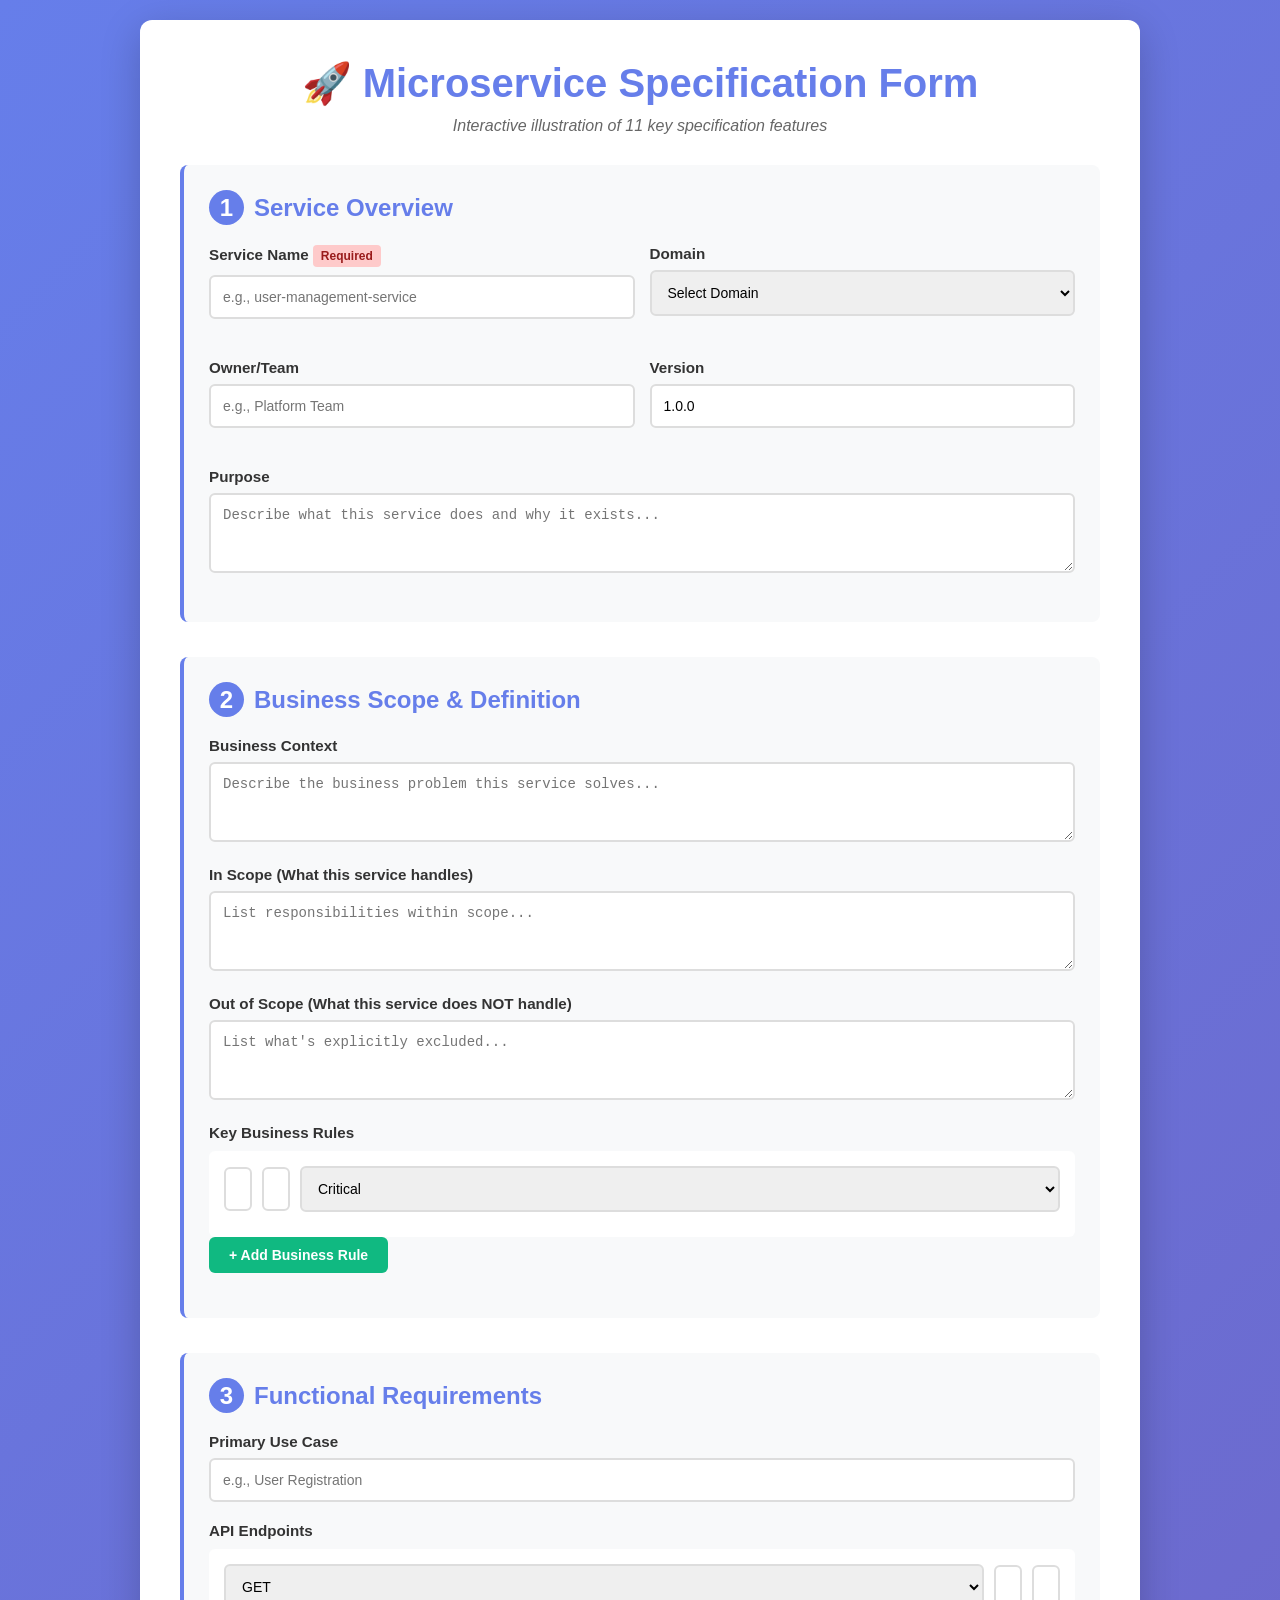
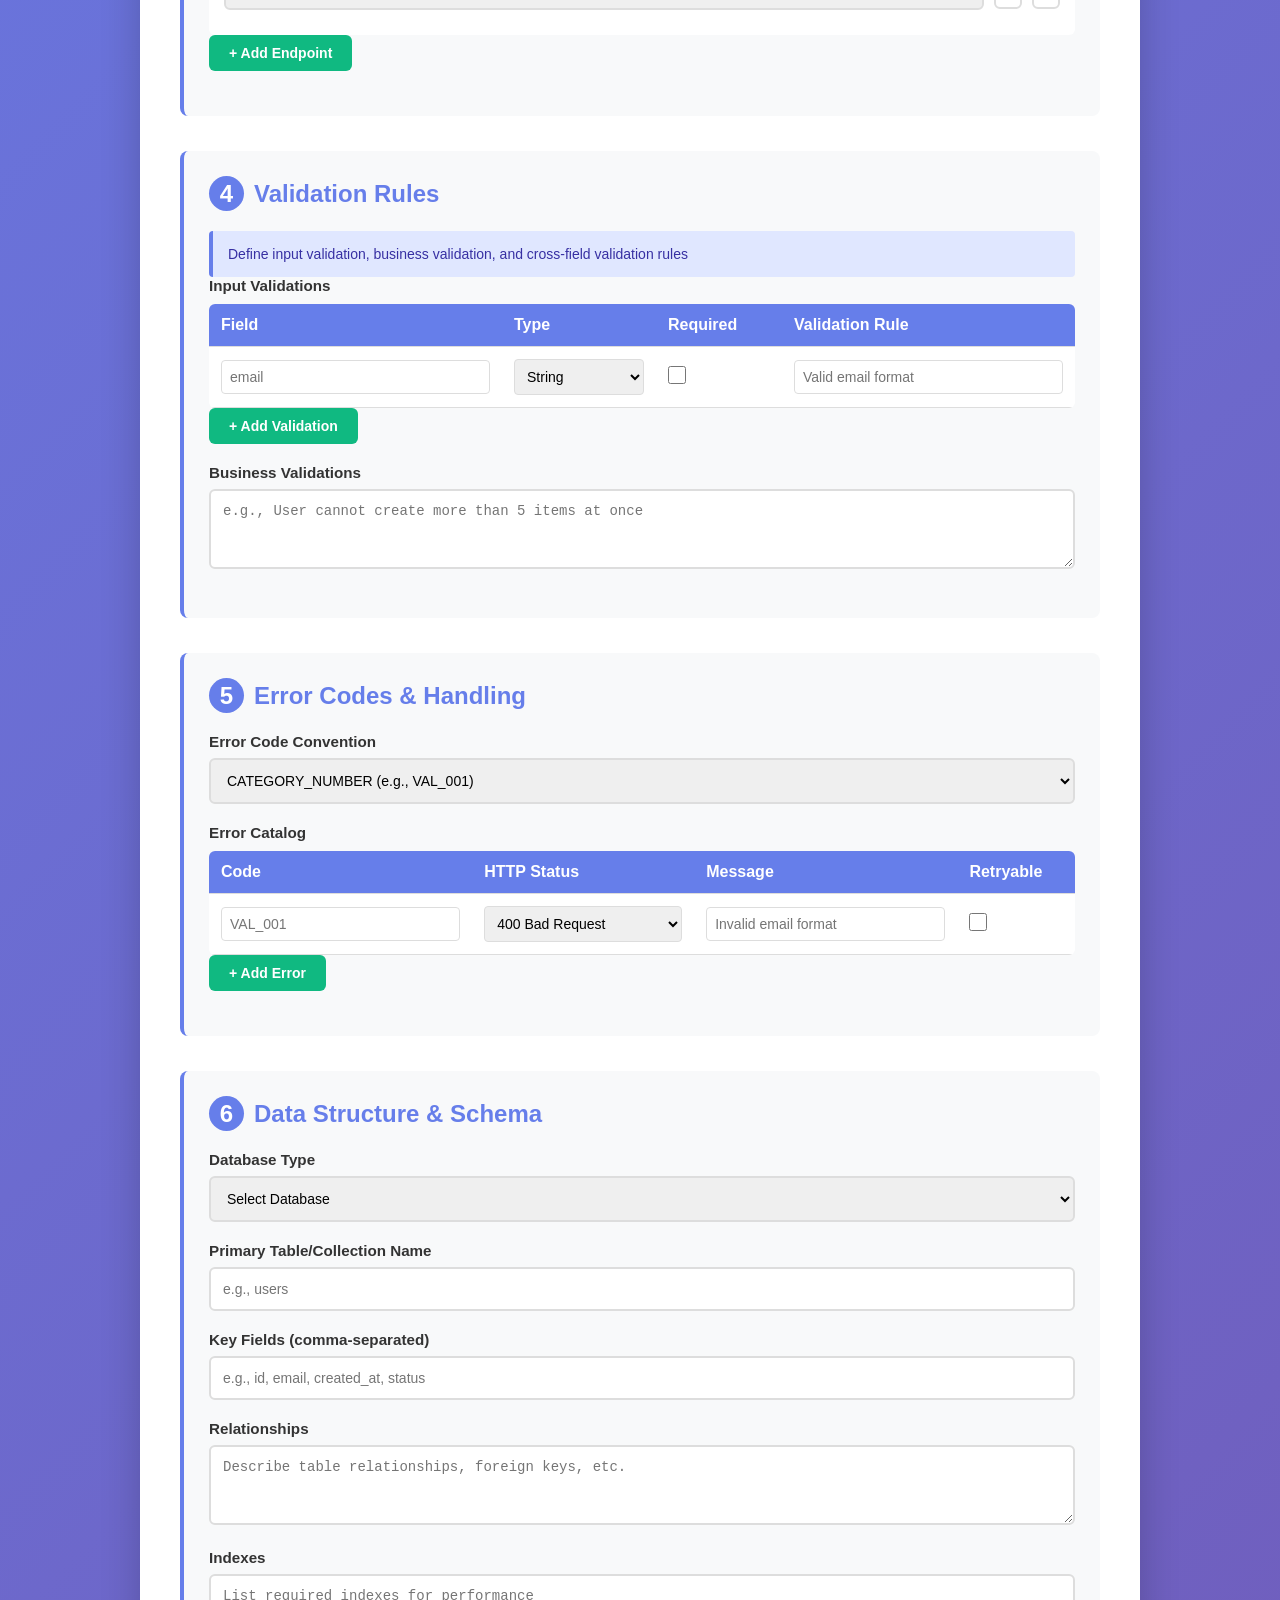
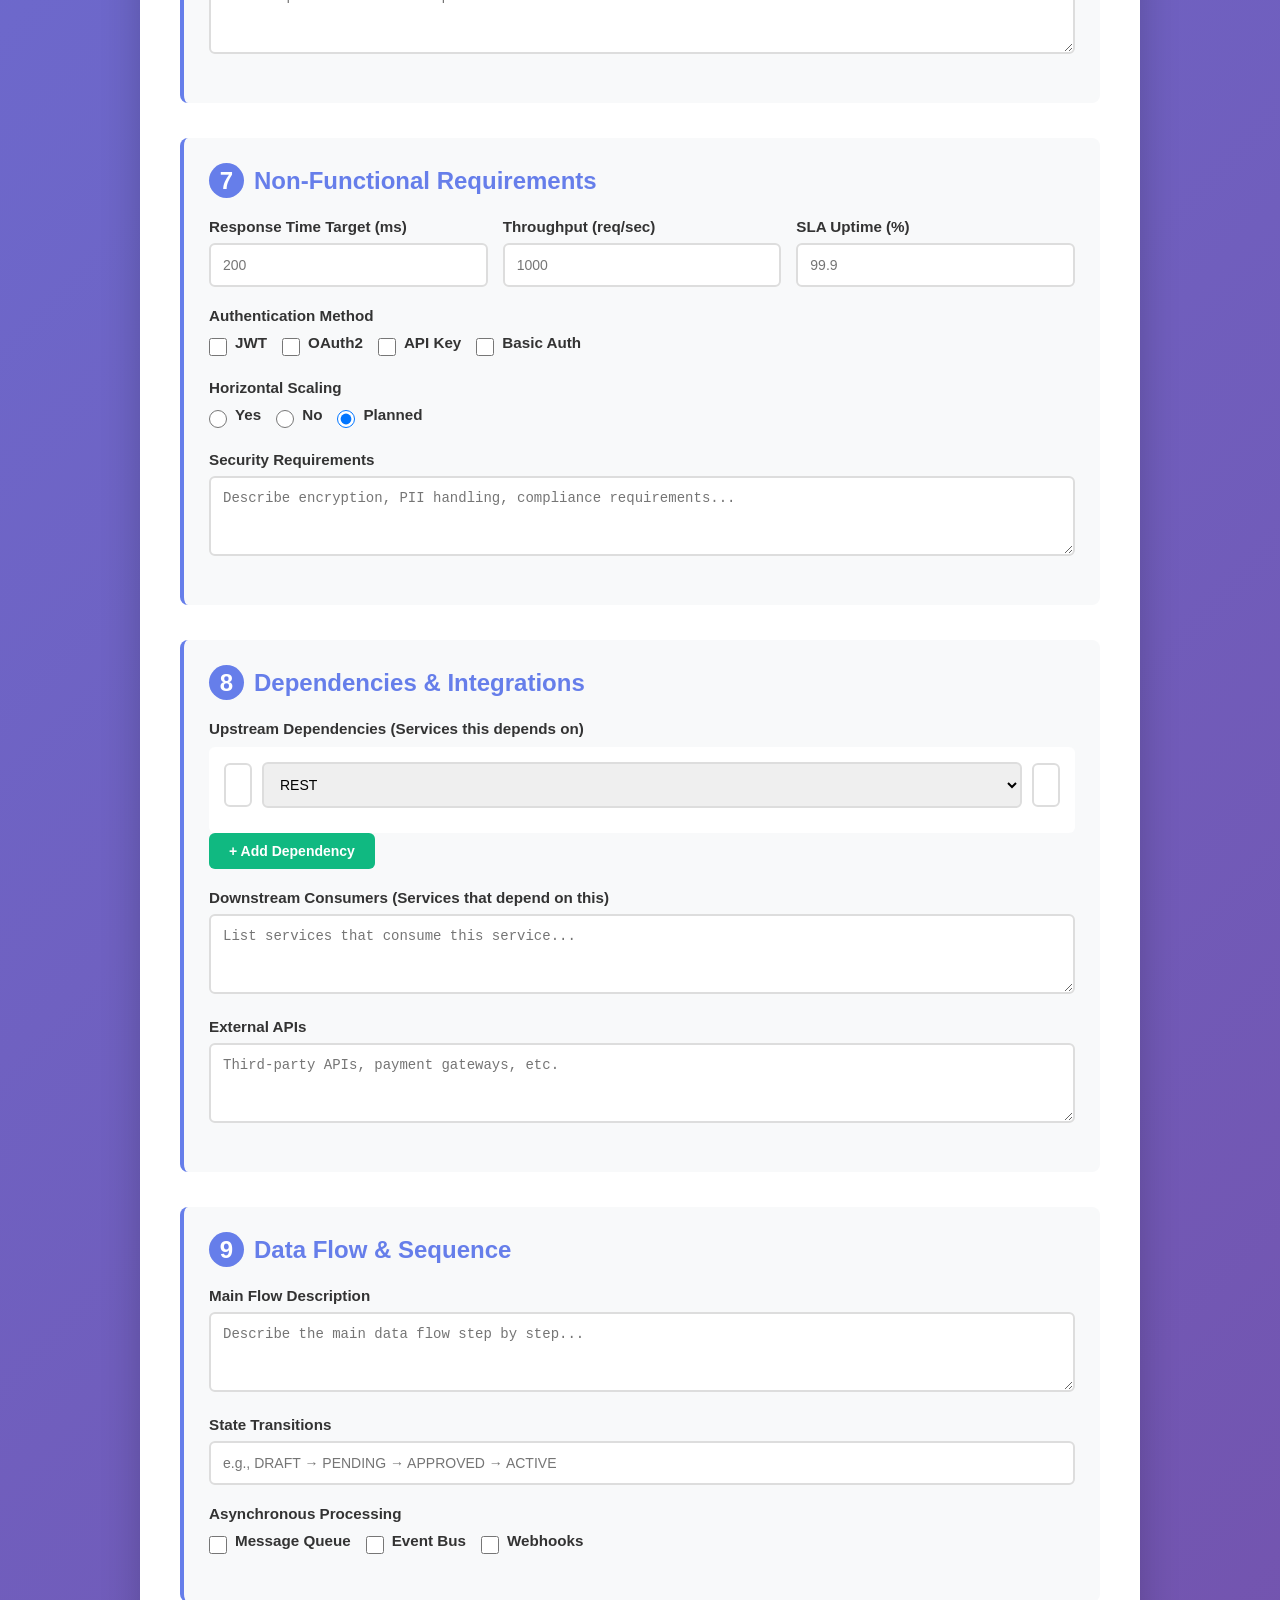
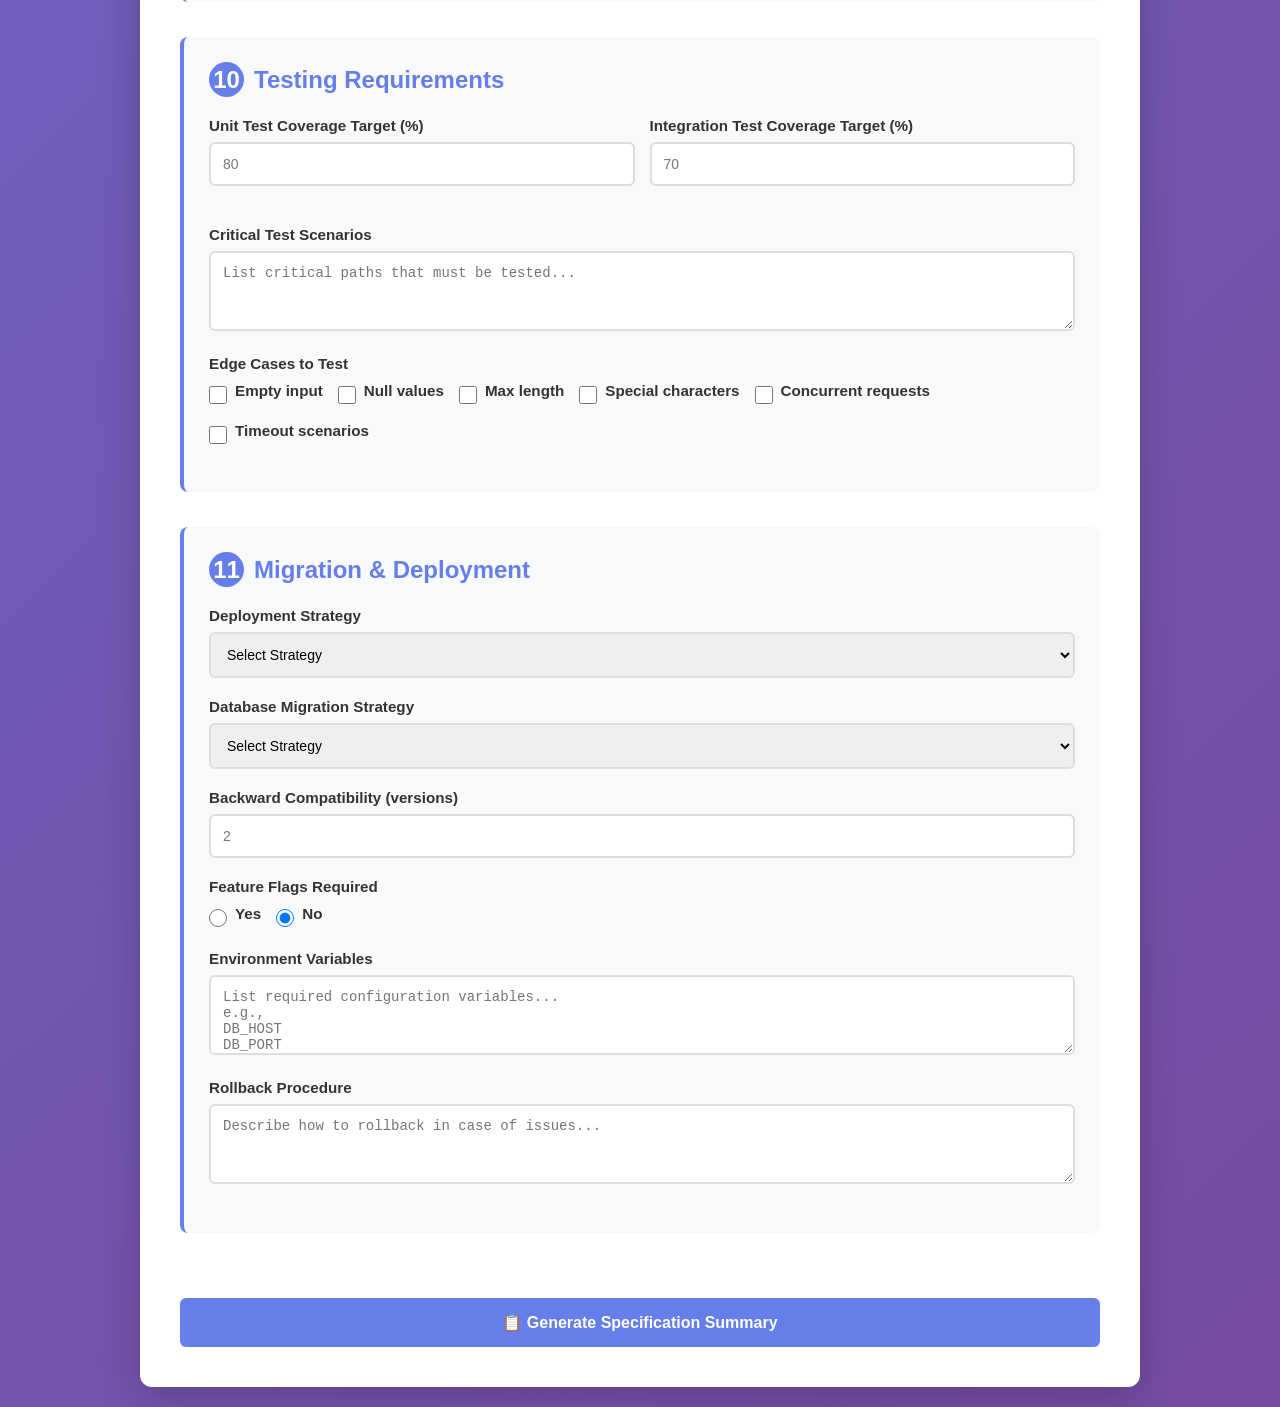
<file: project/microservice-spec-form.html>
<!DOCTYPE html>
<html lang="en">
<head>
    <meta charset="UTF-8">
    <meta name="viewport" content="width=device-width, initial-scale=1.0">
    <title>Microservice Specification Form</title>
    <style>
        * {
            margin: 0;
            padding: 0;
            box-sizing: border-box;
        }

        body {
            font-family: 'Segoe UI', Tahoma, Geneva, Verdana, sans-serif;
            background: linear-gradient(135deg, #667eea 0%, #764ba2 100%);
            padding: 20px;
            min-height: 100vh;
        }

        .container {
            max-width: 1000px;
            margin: 0 auto;
            background: white;
            border-radius: 12px;
            box-shadow: 0 10px 40px rgba(0,0,0,0.2);
            padding: 40px;
        }

        h1 {
            color: #667eea;
            text-align: center;
            margin-bottom: 10px;
            font-size: 2.5em;
        }

        .subtitle {
            text-align: center;
            color: #666;
            margin-bottom: 30px;
            font-style: italic;
        }

        .section {
            margin-bottom: 35px;
            padding: 25px;
            background: #f8f9fa;
            border-radius: 8px;
            border-left: 4px solid #667eea;
        }

        .section-title {
            color: #667eea;
            margin-bottom: 20px;
            font-size: 1.5em;
            display: flex;
            align-items: center;
            gap: 10px;
        }

        .section-number {
            background: #667eea;
            color: white;
            width: 35px;
            height: 35px;
            border-radius: 50%;
            display: flex;
            align-items: center;
            justify-content: center;
            font-weight: bold;
        }

        .form-group {
            margin-bottom: 20px;
        }

        .form-row {
            display: grid;
            grid-template-columns: 1fr 1fr;
            gap: 15px;
            margin-bottom: 20px;
        }

        label {
            display: block;
            margin-bottom: 8px;
            color: #333;
            font-weight: 600;
            font-size: 0.95em;
        }

        input[type="text"],
        input[type="email"],
        input[type="number"],
        input[type="url"],
        select,
        textarea {
            width: 100%;
            padding: 12px;
            border: 2px solid #ddd;
            border-radius: 6px;
            font-size: 14px;
            transition: all 0.3s;
        }

        input:focus,
        select:focus,
        textarea:focus {
            outline: none;
            border-color: #667eea;
            box-shadow: 0 0 0 3px rgba(102, 126, 234, 0.1);
        }

        textarea {
            resize: vertical;
            min-height: 80px;
        }

        .checkbox-group {
            display: flex;
            flex-wrap: wrap;
            gap: 15px;
            margin-top: 10px;
        }

        .checkbox-item {
            display: flex;
            align-items: center;
            gap: 8px;
        }

        input[type="checkbox"],
        input[type="radio"] {
            width: 18px;
            height: 18px;
            cursor: pointer;
        }

        .dynamic-list {
            background: white;
            padding: 15px;
            border-radius: 6px;
            margin-top: 10px;
        }

        .list-item {
            display: flex;
            gap: 10px;
            margin-bottom: 10px;
            align-items: center;
        }

        .list-item input {
            flex: 1;
        }

        .btn {
            padding: 10px 20px;
            border: none;
            border-radius: 6px;
            cursor: pointer;
            font-size: 14px;
            transition: all 0.3s;
            font-weight: 600;
        }

        .btn-add {
            background: #10b981;
            color: white;
        }

        .btn-add:hover {
            background: #059669;
        }

        .btn-remove {
            background: #ef4444;
            color: white;
            padding: 8px 12px;
        }

        .btn-remove:hover {
            background: #dc2626;
        }

        .btn-submit {
            background: #667eea;
            color: white;
            width: 100%;
            padding: 15px;
            font-size: 16px;
            margin-top: 30px;
        }

        .btn-submit:hover {
            background: #5568d3;
            transform: translateY(-2px);
            box-shadow: 0 5px 15px rgba(102, 126, 234, 0.3);
        }

        .error-table {
            width: 100%;
            border-collapse: collapse;
            margin-top: 10px;
            background: white;
            border-radius: 6px;
            overflow: hidden;
        }

        .error-table th,
        .error-table td {
            padding: 12px;
            text-align: left;
            border-bottom: 1px solid #ddd;
        }

        .error-table th {
            background: #667eea;
            color: white;
            font-weight: 600;
        }

        .error-table input,
        .error-table select {
            padding: 8px;
            border: 1px solid #ddd;
            border-radius: 4px;
        }

        .badge {
            display: inline-block;
            padding: 4px 8px;
            border-radius: 4px;
            font-size: 12px;
            font-weight: 600;
            margin-right: 5px;
        }

        .badge-required {
            background: #fecaca;
            color: #991b1b;
        }

        .badge-optional {
            background: #d1fae5;
            color: #065f46;
        }

        .info-box {
            background: #e0e7ff;
            border-left: 4px solid #667eea;
            padding: 15px;
            margin-top: 10px;
            border-radius: 4px;
            font-size: 14px;
            color: #3730a3;
        }

        .grid-3 {
            display: grid;
            grid-template-columns: repeat(3, 1fr);
            gap: 15px;
        }

        @media (max-width: 768px) {
            .form-row,
            .grid-3 {
                grid-template-columns: 1fr;
            }

            .container {
                padding: 20px;
            }

            h1 {
                font-size: 1.8em;
            }
        }
    </style>
</head>
<body>
    <div class="container">
        <h1>🚀 Microservice Specification Form</h1>
        <p class="subtitle">Interactive illustration of 11 key specification features</p>

        <form id="microserviceForm">
            
            <!-- 1. Service Overview -->
            <div class="section">
                <h2 class="section-title">
                    <span class="section-number">1</span>
                    Service Overview
                </h2>
                <div class="form-row">
                    <div class="form-group">
                        <label>Service Name <span class="badge badge-required">Required</span></label>
                        <input type="text" name="serviceName" placeholder="e.g., user-management-service" required>
                    </div>
                    <div class="form-group">
                        <label>Domain</label>
                        <select name="domain">
                            <option value="">Select Domain</option>
                            <option value="auth">Authentication & Authorization</option>
                            <option value="payment">Payment & Billing</option>
                            <option value="user">User Management</option>
                            <option value="order">Order Management</option>
                            <option value="inventory">Inventory</option>
                            <option value="notification">Notification</option>
                            <option value="analytics">Analytics</option>
                        </select>
                    </div>
                </div>
                <div class="form-row">
                    <div class="form-group">
                        <label>Owner/Team</label>
                        <input type="text" name="team" placeholder="e.g., Platform Team">
                    </div>
                    <div class="form-group">
                        <label>Version</label>
                        <input type="text" name="version" placeholder="e.g., 1.0.0" value="1.0.0">
                    </div>
                </div>
                <div class="form-group">
                    <label>Purpose</label>
                    <textarea name="purpose" placeholder="Describe what this service does and why it exists..."></textarea>
                </div>
            </div>

            <!-- 2. Business Scope & Definition -->
            <div class="section">
                <h2 class="section-title">
                    <span class="section-number">2</span>
                    Business Scope & Definition
                </h2>
                <div class="form-group">
                    <label>Business Context</label>
                    <textarea name="businessContext" placeholder="Describe the business problem this service solves..."></textarea>
                </div>
                <div class="form-group">
                    <label>In Scope (What this service handles)</label>
                    <textarea name="inScope" placeholder="List responsibilities within scope..."></textarea>
                </div>
                <div class="form-group">
                    <label>Out of Scope (What this service does NOT handle)</label>
                    <textarea name="outScope" placeholder="List what's explicitly excluded..."></textarea>
                </div>
                <div class="form-group">
                    <label>Key Business Rules</label>
                    <div class="dynamic-list" id="businessRulesList">
                        <div class="list-item">
                            <input type="text" placeholder="Rule name" name="ruleName[]">
                            <input type="text" placeholder="Description" name="ruleDesc[]">
                            <select name="rulePriority[]">
                                <option value="critical">Critical</option>
                                <option value="high">High</option>
                                <option value="medium">Medium</option>
                                <option value="low">Low</option>
                            </select>
                        </div>
                    </div>
                    <button type="button" class="btn btn-add" onclick="addBusinessRule()">+ Add Business Rule</button>
                </div>
            </div>

            <!-- 3. Functional Requirements -->
            <div class="section">
                <h2 class="section-title">
                    <span class="section-number">3</span>
                    Functional Requirements
                </h2>
                <div class="form-group">
                    <label>Primary Use Case</label>
                    <input type="text" name="useCase" placeholder="e.g., User Registration">
                </div>
                <div class="form-group">
                    <label>API Endpoints</label>
                    <div class="dynamic-list" id="endpointsList">
                        <div class="list-item">
                            <select name="httpMethod[]">
                                <option value="GET">GET</option>
                                <option value="POST">POST</option>
                                <option value="PUT">PUT</option>
                                <option value="PATCH">PATCH</option>
                                <option value="DELETE">DELETE</option>
                            </select>
                            <input type="text" placeholder="/api/v1/resource" name="endpointPath[]">
                            <input type="text" placeholder="Purpose" name="endpointPurpose[]">
                        </div>
                    </div>
                    <button type="button" class="btn btn-add" onclick="addEndpoint()">+ Add Endpoint</button>
                </div>
            </div>

            <!-- 4. Validation Rules -->
            <div class="section">
                <h2 class="section-title">
                    <span class="section-number">4</span>
                    Validation Rules
                </h2>
                <div class="info-box">
                    Define input validation, business validation, and cross-field validation rules
                </div>
                <div class="form-group">
                    <label>Input Validations</label>
                    <table class="error-table">
                        <thead>
                            <tr>
                                <th>Field</th>
                                <th>Type</th>
                                <th>Required</th>
                                <th>Validation Rule</th>
                            </tr>
                        </thead>
                        <tbody id="validationTableBody">
                            <tr>
                                <td><input type="text" name="valField[]" placeholder="email"></td>
                                <td>
                                    <select name="valType[]">
                                        <option value="string">String</option>
                                        <option value="integer">Integer</option>
                                        <option value="boolean">Boolean</option>
                                        <option value="array">Array</option>
                                        <option value="object">Object</option>
                                    </select>
                                </td>
                                <td>
                                    <input type="checkbox" name="valRequired[]">
                                </td>
                                <td><input type="text" name="valRule[]" placeholder="Valid email format"></td>
                            </tr>
                        </tbody>
                    </table>
                    <button type="button" class="btn btn-add" onclick="addValidation()">+ Add Validation</button>
                </div>
                <div class="form-group">
                    <label>Business Validations</label>
                    <textarea name="businessValidations" placeholder="e.g., User cannot create more than 5 items at once"></textarea>
                </div>
            </div>

            <!-- 5. Error Codes & Handling -->
            <div class="section">
                <h2 class="section-title">
                    <span class="section-number">5</span>
                    Error Codes & Handling
                </h2>
                <div class="form-group">
                    <label>Error Code Convention</label>
                    <select name="errorConvention">
                        <option value="category_number">CATEGORY_NUMBER (e.g., VAL_001)</option>
                        <option value="http_category">HTTP_CATEGORY (e.g., 400_VAL)</option>
                        <option value="service_error">SERVICE_ERROR_NUMBER (e.g., USR_ERR_001)</option>
                    </select>
                </div>
                <div class="form-group">
                    <label>Error Catalog</label>
                    <table class="error-table">
                        <thead>
                            <tr>
                                <th>Code</th>
                                <th>HTTP Status</th>
                                <th>Message</th>
                                <th>Retryable</th>
                            </tr>
                        </thead>
                        <tbody id="errorTableBody">
                            <tr>
                                <td><input type="text" name="errorCode[]" placeholder="VAL_001"></td>
                                <td>
                                    <select name="httpStatus[]">
                                        <option value="400">400 Bad Request</option>
                                        <option value="401">401 Unauthorized</option>
                                        <option value="403">403 Forbidden</option>
                                        <option value="404">404 Not Found</option>
                                        <option value="422">422 Unprocessable</option>
                                        <option value="500">500 Server Error</option>
                                        <option value="503">503 Unavailable</option>
                                    </select>
                                </td>
                                <td><input type="text" name="errorMessage[]" placeholder="Invalid email format"></td>
                                <td><input type="checkbox" name="retryable[]"></td>
                            </tr>
                        </tbody>
                    </table>
                    <button type="button" class="btn btn-add" onclick="addError()">+ Add Error</button>
                </div>
            </div>

            <!-- 6. Data Structure & Schema -->
            <div class="section">
                <h2 class="section-title">
                    <span class="section-number">6</span>
                    Data Structure & Schema
                </h2>
                <div class="form-group">
                    <label>Database Type</label>
                    <select name="databaseType">
                        <option value="">Select Database</option>
                        <option value="postgresql">PostgreSQL</option>
                        <option value="mysql">MySQL</option>
                        <option value="mongodb">MongoDB</option>
                        <option value="dynamodb">DynamoDB</option>
                        <option value="redis">Redis</option>
                        <option value="cassandra">Cassandra</option>
                    </select>
                </div>
                <div class="form-group">
                    <label>Primary Table/Collection Name</label>
                    <input type="text" name="tableName" placeholder="e.g., users">
                </div>
                <div class="form-group">
                    <label>Key Fields (comma-separated)</label>
                    <input type="text" name="keyFields" placeholder="e.g., id, email, created_at, status">
                </div>
                <div class="form-group">
                    <label>Relationships</label>
                    <textarea name="relationships" placeholder="Describe table relationships, foreign keys, etc."></textarea>
                </div>
                <div class="form-group">
                    <label>Indexes</label>
                    <textarea name="indexes" placeholder="List required indexes for performance"></textarea>
                </div>
            </div>

            <!-- 7. Non-Functional Requirements -->
            <div class="section">
                <h2 class="section-title">
                    <span class="section-number">7</span>
                    Non-Functional Requirements
                </h2>
                <div class="grid-3">
                    <div class="form-group">
                        <label>Response Time Target (ms)</label>
                        <input type="number" name="responseTime" placeholder="200">
                    </div>
                    <div class="form-group">
                        <label>Throughput (req/sec)</label>
                        <input type="number" name="throughput" placeholder="1000">
                    </div>
                    <div class="form-group">
                        <label>SLA Uptime (%)</label>
                        <input type="number" name="sla" placeholder="99.9" step="0.1">
                    </div>
                </div>
                <div class="form-group">
                    <label>Authentication Method</label>
                    <div class="checkbox-group">
                        <div class="checkbox-item">
                            <input type="checkbox" name="auth" value="jwt" id="auth-jwt">
                            <label for="auth-jwt">JWT</label>
                        </div>
                        <div class="checkbox-item">
                            <input type="checkbox" name="auth" value="oauth2" id="auth-oauth">
                            <label for="auth-oauth">OAuth2</label>
                        </div>
                        <div class="checkbox-item">
                            <input type="checkbox" name="auth" value="apikey" id="auth-apikey">
                            <label for="auth-apikey">API Key</label>
                        </div>
                        <div class="checkbox-item">
                            <input type="checkbox" name="auth" value="basic" id="auth-basic">
                            <label for="auth-basic">Basic Auth</label>
                        </div>
                    </div>
                </div>
                <div class="form-group">
                    <label>Horizontal Scaling</label>
                    <div class="checkbox-group">
                        <div class="checkbox-item">
                            <input type="radio" name="scaling" value="yes" id="scale-yes">
                            <label for="scale-yes">Yes</label>
                        </div>
                        <div class="checkbox-item">
                            <input type="radio" name="scaling" value="no" id="scale-no">
                            <label for="scale-no">No</label>
                        </div>
                        <div class="checkbox-item">
                            <input type="radio" name="scaling" value="planned" id="scale-planned" checked>
                            <label for="scale-planned">Planned</label>
                        </div>
                    </div>
                </div>
                <div class="form-group">
                    <label>Security Requirements</label>
                    <textarea name="security" placeholder="Describe encryption, PII handling, compliance requirements..."></textarea>
                </div>
            </div>

            <!-- 8. Dependencies & Integrations -->
            <div class="section">
                <h2 class="section-title">
                    <span class="section-number">8</span>
                    Dependencies & Integrations
                </h2>
                <div class="form-group">
                    <label>Upstream Dependencies (Services this depends on)</label>
                    <div class="dynamic-list" id="upstreamList">
                        <div class="list-item">
                            <input type="text" placeholder="Service name" name="upstreamService[]">
                            <select name="upstreamProtocol[]">
                                <option value="REST">REST</option>
                                <option value="gRPC">gRPC</option>
                                <option value="GraphQL">GraphQL</option>
                                <option value="WebSocket">WebSocket</option>
                                <option value="EventBus">Event Bus</option>
                            </select>
                            <input type="text" placeholder="Fallback strategy" name="upstreamFallback[]">
                        </div>
                    </div>
                    <button type="button" class="btn btn-add" onclick="addUpstream()">+ Add Dependency</button>
                </div>
                <div class="form-group">
                    <label>Downstream Consumers (Services that depend on this)</label>
                    <textarea name="downstream" placeholder="List services that consume this service..."></textarea>
                </div>
                <div class="form-group">
                    <label>External APIs</label>
                    <textarea name="externalApis" placeholder="Third-party APIs, payment gateways, etc."></textarea>
                </div>
            </div>

            <!-- 9. Data Flow & Sequence -->
            <div class="section">
                <h2 class="section-title">
                    <span class="section-number">9</span>
                    Data Flow & Sequence
                </h2>
                <div class="form-group">
                    <label>Main Flow Description</label>
                    <textarea name="mainFlow" placeholder="Describe the main data flow step by step..."></textarea>
                </div>
                <div class="form-group">
                    <label>State Transitions</label>
                    <input type="text" name="stateTransitions" placeholder="e.g., DRAFT → PENDING → APPROVED → ACTIVE">
                </div>
                <div class="form-group">
                    <label>Asynchronous Processing</label>
                    <div class="checkbox-group">
                        <div class="checkbox-item">
                            <input type="checkbox" name="async" value="queue" id="async-queue">
                            <label for="async-queue">Message Queue</label>
                        </div>
                        <div class="checkbox-item">
                            <input type="checkbox" name="async" value="eventbus" id="async-event">
                            <label for="async-event">Event Bus</label>
                        </div>
                        <div class="checkbox-item">
                            <input type="checkbox" name="async" value="webhook" id="async-webhook">
                            <label for="async-webhook">Webhooks</label>
                        </div>
                    </div>
                </div>
            </div>

            <!-- 10. Testing Requirements -->
            <div class="section">
                <h2 class="section-title">
                    <span class="section-number">10</span>
                    Testing Requirements
                </h2>
                <div class="form-row">
                    <div class="form-group">
                        <label>Unit Test Coverage Target (%)</label>
                        <input type="number" name="unitTestCoverage" placeholder="80" min="0" max="100">
                    </div>
                    <div class="form-group">
                        <label>Integration Test Coverage Target (%)</label>
                        <input type="number" name="integrationTestCoverage" placeholder="70" min="0" max="100">
                    </div>
                </div>
                <div class="form-group">
                    <label>Critical Test Scenarios</label>
                    <textarea name="testScenarios" placeholder="List critical paths that must be tested..."></textarea>
                </div>
                <div class="form-group">
                    <label>Edge Cases to Test</label>
                    <div class="checkbox-group">
                        <div class="checkbox-item">
                            <input type="checkbox" name="edgeCase" value="empty" id="edge-empty">
                            <label for="edge-empty">Empty input</label>
                        </div>
                        <div class="checkbox-item">
                            <input type="checkbox" name="edgeCase" value="null" id="edge-null">
                            <label for="edge-null">Null values</label>
                        </div>
                        <div class="checkbox-item">
                            <input type="checkbox" name="edgeCase" value="maxlength" id="edge-max">
                            <label for="edge-max">Max length</label>
                        </div>
                        <div class="checkbox-item">
                            <input type="checkbox" name="edgeCase" value="special" id="edge-special">
                            <label for="edge-special">Special characters</label>
                        </div>
                        <div class="checkbox-item">
                            <input type="checkbox" name="edgeCase" value="concurrent" id="edge-concurrent">
                            <label for="edge-concurrent">Concurrent requests</label>
                        </div>
                        <div class="checkbox-item">
                            <input type="checkbox" name="edgeCase" value="timeout" id="edge-timeout">
                            <label for="edge-timeout">Timeout scenarios</label>
                        </div>
                    </div>
                </div>
            </div>

            <!-- 11. Migration & Deployment -->
            <div class="section">
                <h2 class="section-title">
                    <span class="section-number">11</span>
                    Migration & Deployment
                </h2>
                <div class="form-group">
                    <label>Deployment Strategy</label>
                    <select name="deploymentStrategy">
                        <option value="">Select Strategy</option>
                        <option value="rolling">Rolling Deployment</option>
                        <option value="bluegreen">Blue-Green Deployment</option>
                        <option value="canary">Canary Deployment</option>
                        <option value="recreate">Recreate</option>
                    </select>
                </div>
                <div class="form-group">
                    <label>Database Migration Strategy</label>
                    <select name="migrationStrategy">
                        <option value="">Select Strategy</option>
                        <option value="forward">Forward-only</option>
                        <option value="reversible">Reversible migrations</option>
                        <option value="manual">Manual migrations</option>
                    </select>
                </div>
                <div class="form-group">
                    <label>Backward Compatibility (versions)</label>
                    <input type="number" name="backwardCompatibility" placeholder="2" min="0">
                </div>
                <div class="form-group">
                    <label>Feature Flags Required</label>
                    <div class="checkbox-group">
                        <div class="checkbox-item">
                            <input type="radio" name="featureFlags" value="yes" id="ff-yes">
                            <label for="ff-yes">Yes</label>
                        </div>
                        <div class="checkbox-item">
                            <input type="radio" name="featureFlags" value="no" id="ff-no" checked>
                            <label for="ff-no">No</label>
                        </div>
                    </div>
                </div>
                <div class="form-group">
                    <label>Environment Variables</label>
                    <textarea name="envVars" placeholder="List required configuration variables...&#10;e.g.,&#10;DB_HOST&#10;DB_PORT&#10;API_KEY"></textarea>
                </div>
                <div class="form-group">
                    <label>Rollback Procedure</label>
                    <textarea name="rollbackProcedure" placeholder="Describe how to rollback in case of issues..."></textarea>
                </div>
            </div>

            <!-- Submit Button -->
            <button type="submit" class="btn btn-submit">📋 Generate Specification Summary</button>
        </form>
    </div>

    <script>
        // Form submission handler
        document.getElementById('microserviceForm').addEventListener('submit', function(e) {
            e.preventDefault();
            
            const formData = new FormData(e.target);
            const data = {};
            
            for (let [key, value] of formData.entries()) {
                if (data[key]) {
                    if (Array.isArray(data[key])) {
                        data[key].push(value);
                    } else {
                        data[key] = [data[key], value];
                    }
                } else {
                    data[key] = value;
                }
            }
            
            console.log('Specification Data:', data);
            alert('✅ Specification data logged to console!\n\nIn a real application, this would:\n• Generate a formatted document\n• Send data to a backend API\n• Create tickets/tasks\n• Generate architecture diagrams');
        });

        // Dynamic list functions
        function addBusinessRule() {
            const container = document.getElementById('businessRulesList');
            const newItem = document.createElement('div');
            newItem.className = 'list-item';
            newItem.innerHTML = `
                <input type="text" placeholder="Rule name" name="ruleName[]">
                <input type="text" placeholder="Description" name="ruleDesc[]">
                <select name="rulePriority[]">
                    <option value="critical">Critical</option>
                    <option value="high">High</option>
                    <option value="medium">Medium</option>
                    <option value="low">Low</option>
                </select>
                <button type="button" class="btn btn-remove" onclick="this.parentElement.remove()">✕</button>
            `;
            container.appendChild(newItem);
        }

        function addEndpoint() {
            const container = document.getElementById('endpointsList');
            const newItem = document.createElement('div');
            newItem.className = 'list-item';
            newItem.innerHTML = `
                <select name="httpMethod[]">
                    <option value="GET">GET</option>
                    <option value="POST">POST</option>
                    <option value="PUT">PUT</option>
                    <option value="PATCH">PATCH</option>
                    <option value="DELETE">DELETE</option>
                </select>
                <input type="text" placeholder="/api/v1/resource" name="endpointPath[]">
                <input type="text" placeholder="Purpose" name="endpointPurpose[]">
                <button type="button" class="btn btn-remove" onclick="this.parentElement.remove()">✕</button>
            `;
            container.appendChild(newItem);
        }

        function addValidation() {
            const tbody = document.getElementById('validationTableBody');
            const newRow = tbody.insertRow();
            newRow.innerHTML = `
                <td><input type="text" name="valField[]" placeholder="fieldName"></td>
                <td>
                    <select name="valType[]">
                        <option value="string">String</option>
                        <option value="integer">Integer</option>
                        <option value="boolean">Boolean</option>
                        <option value="array">Array</option>
                        <option value="object">Object</option>
                    </select>
                </td>
                <td>
                    <input type="checkbox" name="valRequired[]">
                </td>
                <td><input type="text" name="valRule[]" placeholder="Validation rule"></td>
            `;
        }

        function addError() {
            const tbody = document.getElementById('errorTableBody');
            const newRow = tbody.insertRow();
            newRow.innerHTML = `
                <td><input type="text" name="errorCode[]" placeholder="ERR_XXX"></td>
                <td>
                    <select name="httpStatus[]">
                        <option value="400">400 Bad Request</option>
                        <option value="401">401 Unauthorized</option>
                        <option value="403">403 Forbidden</option>
                        <option value="404">404 Not Found</option>
                        <option value="422">422 Unprocessable</option>
                        <option value="500">500 Server Error</option>
                        <option value="503">503 Unavailable</option>
                    </select>
                </td>
                <td><input type="text" name="errorMessage[]" placeholder="Error message"></td>
                <td><input type="checkbox" name="retryable[]"></td>
            `;
        }

        function addUpstream() {
            const container = document.getElementById('upstreamList');
            const newItem = document.createElement('div');
            newItem.className = 'list-item';
            newItem.innerHTML = `
                <input type="text" placeholder="Service name" name="upstreamService[]">
                <select name="upstreamProtocol[]">
                    <option value="REST">REST</option>
                    <option value="gRPC">gRPC</option>
                    <option value="GraphQL">GraphQL</option>
                    <option value="WebSocket">WebSocket</option>
                    <option value="EventBus">Event Bus</option>
                </select>
                <input type="text" placeholder="Fallback strategy" name="upstreamFallback[]">
                <button type="button" class="btn btn-remove" onclick="this.parentElement.remove()">✕</button>
            `;
            container.appendChild(newItem);
        }
    </script>
</body>
</html>
</file>
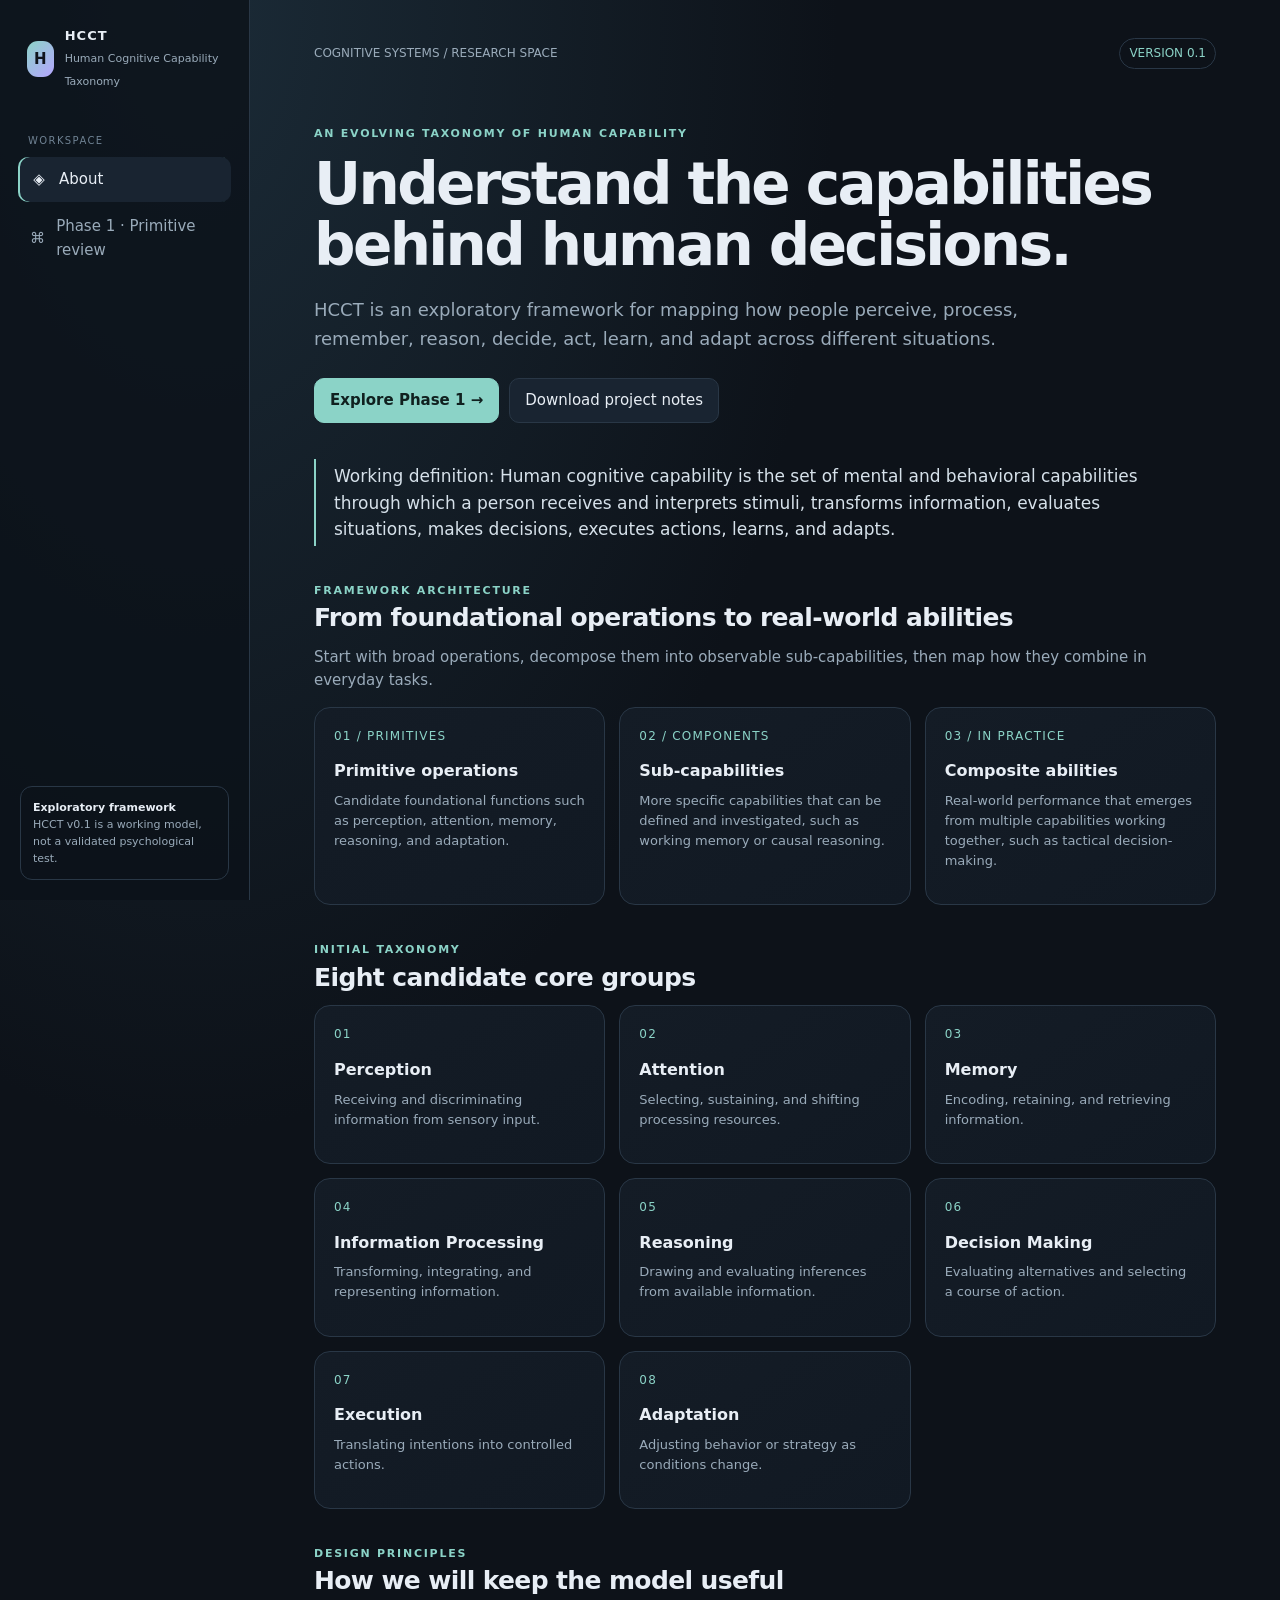
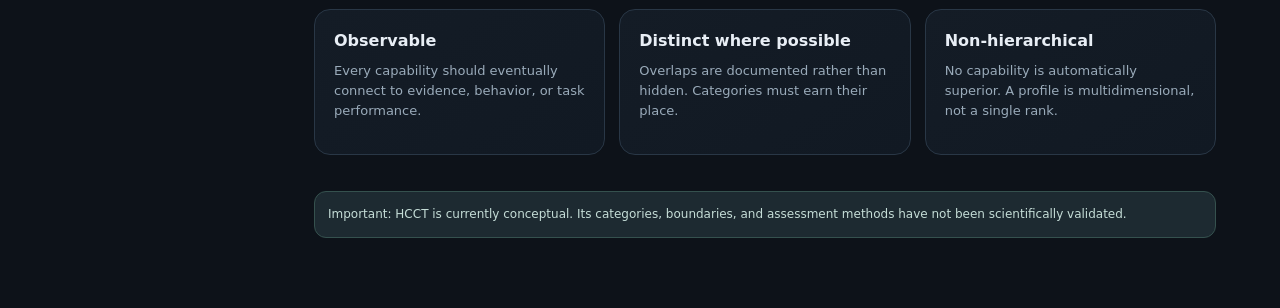
<file: project/live_project/Tools/HCCT-web-prototype.html>
<!doctype html>
<html lang="en">
<head>
<meta charset="utf-8">
<meta name="viewport" content="width=device-width, initial-scale=1">
<meta name="theme-color" content="#10151d">
<title>HCCT — Human Cognitive Capability Taxonomy</title>
<style>
:root{--bg:#0d1219;--panel:#141c26;--panel2:#192431;--line:#293746;--text:#e8eef5;--muted:#9aabba;--accent:#8bd3c7;--accent2:#b5a6ff;--warm:#f2c078;--danger:#ff9d9d;--radius:16px}
*{box-sizing:border-box}body{margin:0;background:radial-gradient(ellipse at 15% 0%,#1b2b37 0,transparent 42%),var(--bg);color:var(--text);font:15px/1.55 Inter,ui-sans-serif,system-ui,-apple-system,Segoe UI,sans-serif}
button,input,textarea,select{font:inherit}button{cursor:pointer}.shell{min-height:100vh;display:grid;grid-template-columns:250px 1fr}
aside{border-right:1px solid var(--line);padding:26px 18px;background:#0c1219cc;position:sticky;top:0;height:100vh}
.brand{display:flex;gap:11px;align-items:center;padding:0 9px 28px}.mark{width:36px;height:36px;border-radius:11px;background:linear-gradient(135deg,var(--accent),var(--accent2));display:grid;place-items:center;color:#10151d;font-weight:900}.brand b{display:block;letter-spacing:.08em;font-size:13px}.brand small{color:var(--muted);font-size:11px}
.nav-label{color:#6f8293;text-transform:uppercase;font-size:10px;letter-spacing:.14em;padding:12px 10px 7px}.nav{display:flex;align-items:center;gap:11px;width:100%;border:0;background:transparent;color:var(--muted);padding:11px 12px;border-radius:10px;text-align:left;margin:2px 0}.nav:hover,.nav.active{background:var(--panel2);color:var(--text)}.nav.active{box-shadow:inset 2px 0 var(--accent)}.nav span:first-child{width:18px;text-align:center}.side-note{position:absolute;bottom:20px;left:20px;right:20px;border:1px solid var(--line);border-radius:12px;padding:12px;color:var(--muted);font-size:11px}
main{max-width:1200px;width:100%;margin:auto;padding:38px 5vw 70px}.topline{display:flex;justify-content:space-between;align-items:center;color:var(--muted);font-size:12px;margin-bottom:28px}.version{border:1px solid var(--line);padding:5px 9px;border-radius:20px;color:var(--accent)}
.page{display:none}.page.active{display:block}.eyebrow{color:var(--accent);font-size:11px;text-transform:uppercase;letter-spacing:.16em;font-weight:700}h1{font-size:clamp(34px,5vw,58px);line-height:1.06;letter-spacing:-.045em;margin:12px 0 18px;max-width:850px}h2{font-size:25px;letter-spacing:-.025em;margin:0 0 8px}h3{font-size:16px;margin:0 0 7px}p{color:var(--muted);margin:0 0 14px}.lead{font-size:18px;max-width:760px;line-height:1.65}.hero{padding:28px 0 36px}.hero-actions{display:flex;gap:10px;margin-top:24px;flex-wrap:wrap}.btn{border:1px solid var(--line);background:var(--panel2);color:var(--text);border-radius:10px;padding:10px 15px}.btn.primary{background:var(--accent);border-color:var(--accent);color:#10201f;font-weight:700}.btn:hover{filter:brightness(1.08)}.grid{display:grid;grid-template-columns:repeat(3,1fr);gap:14px}.card{background:linear-gradient(145deg,var(--panel),#111923);border:1px solid var(--line);border-radius:var(--radius);padding:19px}.card p{font-size:13px}.card .num{font-size:12px;color:var(--accent);letter-spacing:.1em;margin-bottom:14px}.section{margin-top:36px}.definition{border-left:2px solid var(--accent);padding:4px 0 4px 18px;max-width:850px;font-size:17px;color:#d6e1ea}
.pills{display:flex;gap:8px;flex-wrap:wrap;margin:18px 0}.pill{font-size:11px;border:1px solid var(--line);padding:5px 9px;border-radius:20px;color:var(--muted)}
.phase-head{display:flex;justify-content:space-between;gap:20px;align-items:flex-start;margin:18px 0 25px}.phase-head p{max-width:650px}.progress-wrap{min-width:150px;text-align:right}.progress-label{font-size:11px;color:var(--muted)}.progress{height:6px;background:#25313d;border-radius:10px;overflow:hidden;margin-top:8px}.progress i{display:block;height:100%;width:0;background:var(--accent);transition:width .2s}
.workspace{display:grid;grid-template-columns:minmax(0,1.5fr) minmax(260px,.8fr);gap:16px;align-items:start}.stack{display:grid;gap:12px}.operation{display:flex;gap:12px;align-items:flex-start}.operation input{accent-color:var(--accent);margin-top:5px;width:16px;height:16px}.operation label{flex:1}.operation strong{display:block;font-size:14px}.operation small{display:block;color:var(--muted);font-size:12px}.tag{font-size:10px;color:var(--accent);border:1px solid #365b58;border-radius:20px;padding:3px 7px;white-space:nowrap}
textarea,input[type=text],select{width:100%;background:#0e151d;border:1px solid var(--line);border-radius:9px;color:var(--text);padding:10px;outline:none}textarea:focus,input:focus,select:focus{border-color:var(--accent)}textarea{min-height:90px;resize:vertical}.field{margin:14px 0}.field label{display:block;font-size:12px;color:var(--muted);margin-bottom:6px}.list{display:grid;gap:8px}.question{padding:13px;background:#101821;border:1px solid var(--line);border-radius:11px}.question b{font-size:13px}.question p{font-size:12px;margin:4px 0 0}.empty{color:var(--muted);font-size:13px;padding:12px 0}.footer-actions{display:flex;gap:8px;flex-wrap:wrap;margin-top:14px}.notice{background:#1d2a31;border:1px solid #35514e;border-radius:12px;padding:13px;color:#c5ddd7;font-size:12px;margin-top:16px}
.table{width:100%;border-collapse:collapse;font-size:13px}.table th,.table td{text-align:left;border-bottom:1px solid var(--line);padding:10px 8px}.table th{color:var(--muted);font-weight:500}.table td{color:#d8e2eb}
@media(max-width:850px){.shell{grid-template-columns:1fr}aside{height:auto;position:relative;padding:12px 15px;border-right:0;border-bottom:1px solid var(--line)}.brand{padding:4px 5px 12px}.side-note{display:none}.nav-row{display:flex;gap:5px;overflow:auto}.nav-label{display:none}.nav{white-space:nowrap;width:auto;padding:8px 10px}.workspace{grid-template-columns:1fr}main{padding:25px 18px 55px}.grid{grid-template-columns:1fr 1fr}.phase-head{display:block}.progress-wrap{text-align:left;margin-top:15px}}
@media(max-width:520px){.grid{grid-template-columns:1fr}.topline{margin-bottom:18px}}
</style>
</head>
<body>
<div class="shell">
<aside>
  <div class="brand"><div class="mark">H</div><div><b>HCCT</b><small>Human Cognitive Capability Taxonomy</small></div></div>
  <div class="nav-label">Workspace</div>
  <div class="nav-row">
    <button class="nav active" data-page="about"><span>◈</span> About</button>
    <button class="nav" data-page="phase1"><span>⌘</span> Phase 1 · Primitive review</button>
  </div>
  <div class="side-note"><b style="color:var(--text)">Exploratory framework</b><br>HCCT v0.1 is a working model, not a validated psychological test.</div>
</aside>
<main>
  <div class="topline"><span>COGNITIVE SYSTEMS / RESEARCH SPACE</span><span class="version">VERSION 0.1</span></div>

  <section class="page active" id="about">
    <div class="hero">
      <div class="eyebrow">An evolving taxonomy of human capability</div>
      <h1>Understand the capabilities behind human decisions.</h1>
      <p class="lead">HCCT is an exploratory framework for mapping how people perceive, process, remember, reason, decide, act, learn, and adapt across different situations.</p>
      <div class="hero-actions"><button class="btn primary" data-go="phase1">Explore Phase 1 →</button><button class="btn" id="downloadNotes">Download project notes</button></div>
    </div>
    <div class="definition">Working definition: Human cognitive capability is the set of mental and behavioral capabilities through which a person receives and interprets stimuli, transforms information, evaluates situations, makes decisions, executes actions, learns, and adapts.</div>
    <div class="section">
      <div class="eyebrow">Framework architecture</div><h2>From foundational operations to real-world abilities</h2>
      <p>Start with broad operations, decompose them into observable sub-capabilities, then map how they combine in everyday tasks.</p>
      <div class="grid">
        <article class="card"><div class="num">01 / PRIMITIVES</div><h3>Primitive operations</h3><p>Candidate foundational functions such as perception, attention, memory, reasoning, and adaptation.</p></article>
        <article class="card"><div class="num">02 / COMPONENTS</div><h3>Sub-capabilities</h3><p>More specific capabilities that can be defined and investigated, such as working memory or causal reasoning.</p></article>
        <article class="card"><div class="num">03 / IN PRACTICE</div><h3>Composite abilities</h3><p>Real-world performance that emerges from multiple capabilities working together, such as tactical decision-making.</p></article>
      </div>
    </div>
    <div class="section">
      <div class="eyebrow">Initial taxonomy</div><h2>Eight candidate core groups</h2>
      <div class="grid" id="coreCards"></div>
    </div>
    <div class="section">
      <div class="eyebrow">Design principles</div><h2>How we will keep the model useful</h2>
      <div class="grid">
        <article class="card"><h3>Observable</h3><p>Every capability should eventually connect to evidence, behavior, or task performance.</p></article>
        <article class="card"><h3>Distinct where possible</h3><p>Overlaps are documented rather than hidden. Categories must earn their place.</p></article>
        <article class="card"><h3>Non-hierarchical</h3><p>No capability is automatically superior. A profile is multidimensional, not a single rank.</p></article>
      </div>
    </div>
    <div class="section"><div class="notice">Important: HCCT is currently conceptual. Its categories, boundaries, and assessment methods have not been scientifically validated.</div></div>
  </section>

  <section class="page" id="phase1">
    <div class="eyebrow">Development / Phase 01</div>
    <div class="phase-head">
      <div><h1 style="font-size:42px">Primitive review</h1><p>Review the proposed foundational operations. Decide what each group means, whether it belongs at this level, and what needs to change.</p></div>
      <div class="progress-wrap"><div class="progress-label"><span id="progressText">0 of 8 reviewed</span></div><div class="progress"><i id="progressBar"></i></div></div>
    </div>
    <div class="workspace">
      <div class="stack">
        <div class="card">
          <div class="eyebrow">Review checklist</div><h2 style="margin-bottom:5px">Candidate core groups</h2><p>Mark a group as reviewed when you have considered its scope. This does not mean it is approved.</p>
          <div class="stack" id="operationList"></div>
        </div>
        <div class="card">
          <div class="eyebrow">Design decision</div><h2>What qualifies as a primitive?</h2>
          <p>Use this space to record the rule we will apply consistently when reviewing categories.</p>
          <div class="field"><label for="primitiveRule">Working criterion</label><textarea id="primitiveRule" placeholder="Example: A primitive is a foundational operation that can be meaningfully distinguished from other operations and contributes to multiple observable capabilities."></textarea></div>
          <div class="field"><label for="reviewNotes">Review notes / disagreements</label><textarea id="reviewNotes" placeholder="Record overlaps, possible splits, missing functions, or questions..."></textarea></div>
          <div class="footer-actions"><button class="btn primary" id="saveReview">Save review notes</button><button class="btn" id="exportReview">Export review</button></div>
          <div id="saveStatus" class="empty" aria-live="polite">Changes are stored in this browser only.</div>
        </div>
      </div>
      <div class="stack">
        <div class="card">
          <div class="eyebrow">Open foundational question</div><h3>Mechanism or observable ability?</h3>
          <p>Should primitives represent underlying cognitive mechanisms, or the most basic capabilities we can observe in behavior?</p>
          <div class="field"><label for="foundationChoice">Current position</label><select id="foundationChoice"><option value="">Not decided</option><option>Underlying cognitive mechanisms</option><option>Observable human capabilities</option><option>Hybrid model</option></select></div>
          <div class="notice">Recommended discussion point: define the primitive boundary before expanding the taxonomy.</div>
        </div>
        <div class="card">
          <div class="eyebrow">Additional functions to classify</div><h3>Where do these belong?</h3><p>They may be primitives, cross-cutting functions, or composite processes.</p>
          <div class="list" id="additionalList"></div>
        </div>
        <div class="card">
          <div class="eyebrow">Phase 1 deliverables</div><h3>Exit criteria</h3>
          <div class="stack" id="deliverables">
            <label class="operation"><input type="checkbox" data-deliverable="criteria"><span><strong>Primitive inclusion criteria</strong><small>A clear rule for what counts as foundational.</small></span></label>
            <label class="operation"><input type="checkbox" data-deliverable="groups"><span><strong>Reviewed core groups</strong><small>Each group has a decision and rationale.</small></span></label>
            <label class="operation"><input type="checkbox" data-deliverable="additional"><span><strong>Additional functions classified</strong><small>Learning, prediction, simulation, inhibition, metacognition, association.</small></span></label>
            <label class="operation"><input type="checkbox" data-deliverable="gaps"><span><strong>Missing primitives identified</strong><small>Known gaps and unresolved overlaps are documented.</small></span></label>
          </div>
        </div>
      </div>
    </div>
  </section>
</main>
</div>
<script>
const core = [
 ["Perception","Receiving and discriminating information from sensory input.","Visual recognition, auditory recognition, spatial awareness"],
 ["Attention","Selecting, sustaining, and shifting processing resources.","Selective, sustained, divided attention"],
 ["Memory","Encoding, retaining, and retrieving information.","Working, episodic, semantic, procedural memory"],
 ["Information Processing","Transforming, integrating, and representing information.","Abstraction, information integration, cognitive speed"],
 ["Reasoning","Drawing and evaluating inferences from available information.","Deductive, inductive, analogical, causal reasoning"],
 ["Decision Making","Evaluating alternatives and selecting a course of action.","Risk assessment, prioritization, resource allocation"],
 ["Execution","Translating intentions into controlled actions.","Coordination, precision, response speed, sequencing"],
 ["Adaptation","Adjusting behavior or strategy as conditions change.","Error correction, flexibility, transfer learning"]
];
const additional = ["Learning","Prediction","Simulation","Inhibition","Metacognition","Association"];
const reviewed = new Set(JSON.parse(localStorage.getItem("hcct-reviewed")||"[]"));
const $ = s => document.querySelector(s);
function render(){
 $("#coreCards").innerHTML=core.map((x,i)=>`<article class="card"><div class="num">0${i+1}</div><h3>${x[0]}</h3><p>${x[1]}</p></article>`).join("");
 $("#operationList").innerHTML=core.map((x,i)=>`<label class="operation"><input type="checkbox" data-review="${i}" ${reviewed.has(i)?"checked":""}><span><strong>${x[0]}</strong><small>${x[1]} Examples: ${x[2]}.</small></span><span class="tag">${reviewed.has(i)?"Reviewed":"Candidate"}</span></label>`).join("");
 $("#additionalList").innerHTML=additional.map(x=>`<div class="question"><b>${x}</b><p>Classify as primitive, cross-cutting function, composite process, or unresolved.</p></div>`).join("");
 updateProgress();
}
function updateProgress(){
 const n=reviewed.size;$("#progressText").textContent=`${n} of 8 reviewed`;$("#progressBar").style.width=(n/8*100)+"%";
}
document.addEventListener("change",e=>{
 if(e.target.matches("[data-review]")){const n=Number(e.target.dataset.review);e.target.checked?reviewed.add(n):reviewed.delete(n);localStorage.setItem("hcct-reviewed",JSON.stringify([...reviewed]));render();}
 if(e.target.matches("[data-deliverable]")){const vals=JSON.parse(localStorage.getItem("hcct-deliverables")||"{}");vals[e.target.dataset.deliverable]=e.target.checked;localStorage.setItem("hcct-deliverables",JSON.stringify(vals));}
 if(e.target.id==="foundationChoice")localStorage.setItem("hcct-foundation",e.target.value);
});
function showPage(name){document.querySelectorAll(".page").forEach(p=>p.classList.toggle("active",p.id===name));document.querySelectorAll(".nav").forEach(b=>b.classList.toggle("active",b.dataset.page===name));window.scrollTo({top:0,behavior:"smooth"});}
document.querySelectorAll("[data-page]").forEach(b=>b.addEventListener("click",()=>showPage(b.dataset.page)));
document.querySelectorAll("[data-go]").forEach(b=>b.addEventListener("click",()=>showPage(b.dataset.go)));
function restore(){
 $("#primitiveRule").value=localStorage.getItem("hcct-rule")||"";
 $("#reviewNotes").value=localStorage.getItem("hcct-notes")||"";
 $("#foundationChoice").value=localStorage.getItem("hcct-foundation")||"";
 const vals=JSON.parse(localStorage.getItem("hcct-deliverables")||"{}");
 document.querySelectorAll("[data-deliverable]").forEach(e=>e.checked=!!vals[e.dataset.deliverable]);
}
$("#saveReview").addEventListener("click",()=>{
 localStorage.setItem("hcct-rule",$("#primitiveRule").value);
 localStorage.setItem("hcct-notes",$("#reviewNotes").value);
 $("#saveStatus").textContent="Saved locally in this browser.";
});
function exportText(){
 const lines=["# HCCT — Phase 1 Review","",`Reviewed core groups: ${reviewed.size}/8`,"","## Primitive inclusion criterion",$("#primitiveRule").value||"_Not defined_","","## Foundational position",$("#foundationChoice").value||"_Undecided_","","## Review notes",$("#reviewNotes").value||"_No notes yet_","","## Core group status",...core.map((x,i)=>`- [${reviewed.has(i)?"x":" "}] ${x[0]} — ${x[1]}`),"","## Phase 1 deliverables",...Array.from(document.querySelectorAll("[data-deliverable]")).map(e=>`- [${e.checked?"x":" "}] ${e.parentElement.querySelector("strong").textContent}`)];
 return lines.join("\n");
}
$("#exportReview").addEventListener("click",()=>download("HCCT-Phase-1-Review.md",exportText(),"text/markdown"));
$("#downloadNotes").addEventListener("click",()=>download("HCCT-About-and-Phase-1.md",`# Human Cognitive Capability Taxonomy (HCCT)\n\n## About\nAn exploratory framework for mapping the capabilities humans use to perceive, process, remember, reason, decide, act, learn, and adapt.\n\n## Working definition\nHuman cognitive capability is the set of mental and behavioral capabilities through which a person receives and interprets stimuli, transforms information, evaluates situations, makes decisions, executes actions, learns, and adapts.\n\n## Phase 1 — Primitive review\nReview these candidate groups:\n${core.map(x=>"- **"+x[0]+"** — "+x[1]+" Examples: "+x[2]+".").join("\n")}\n\nAdditional functions to classify: ${additional.join(", ")}.\n\n## Methodological note\nHCCT is conceptual and exploratory. It is not a validated psychological test.\n`,"text/markdown"));
function download(name,data,type){const blob=new Blob([data],{type});const a=document.createElement("a");a.href=URL.createObjectURL(blob);a.download=name;a.click();URL.revokeObjectURL(a.href);}
render();restore();
</script>
</body>
</html>
</file>
